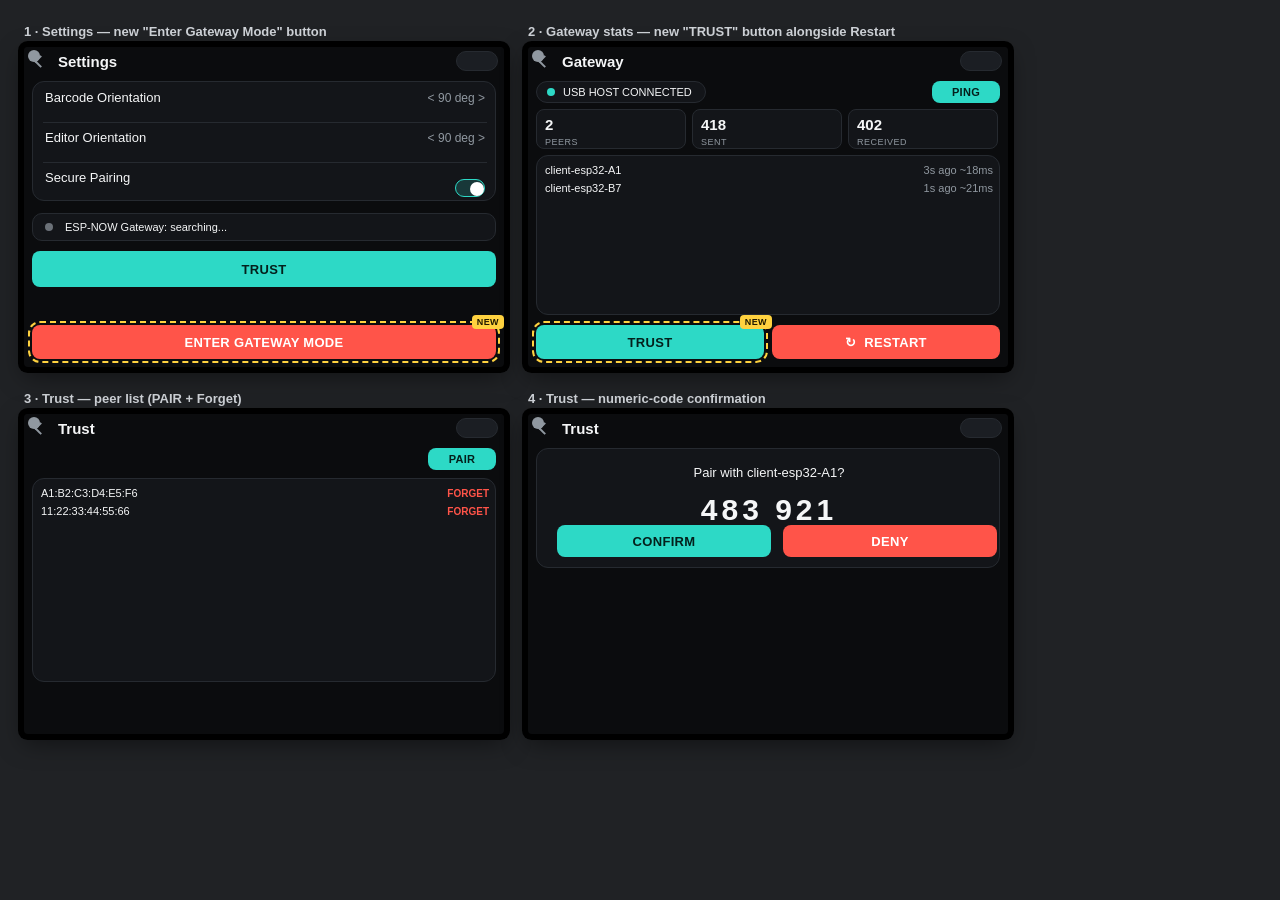
<file: design/mockups/gateway-pairing-mockups.html>
<!doctype html>
<html>
<head>
<meta charset="utf-8">
<title>Gateway Mode + Pairing mockups</title>
<style>
  :root {
    --bg: #0B0C0E;
    --surface: #131519;
    --surfaceAlt: #1B1E23;
    --hairline: #262A30;
    --text: #F5F6F7;
    --textMuted: #9098A0;
    --textFaint: #6B7178;
    --accent: #2DD9C6;
    --accentText: #04201C;
    --danger: #FF5449;
  }
  html, body {
    margin: 0;
    background: #202225;
    font-family: -apple-system, Segoe UI, Roboto, Arial, sans-serif;
  }
  body { padding: 24px; display: flex; flex-wrap: wrap; gap: 24px; align-items: flex-start; }
  .frame-wrap { display: flex; flex-direction: column; gap: 8px; }
  .frame-label { color: #cfd3d8; font-size: 13px; font-weight: 600; }
  .frame {
    position: relative;
    width: 480px;
    height: 320px;
    background: var(--bg);
    border-radius: 4px;
    box-shadow: 0 0 0 6px #000, 0 8px 24px rgba(0,0,0,.5);
    overflow: hidden;
  }
  .frame * { box-sizing: border-box; }
  .positioned, .subheader, .card, .row, .hline, .switch, .btn, .badge-new, .pill, .tile, .peer-row, .code {
    position: absolute;
  }
  .subheader {
    left: 0; top: 0; width: 480px; height: 28px; background: var(--bg);
    display: flex; align-items: center;
  }
  .subheader .back {
    position: static; width: 24px; height: 24px; margin-left: 4px;
    display:flex; align-items:center; justify-content:center;
  }
  .subheader .back::before {
    content: ""; display: block; width: 7px; height: 7px;
    border-left: 2px solid var(--textMuted); border-bottom: 2px solid var(--textMuted);
    transform: rotate(45deg);
  }
  .subheader .title { position: static; margin-left: 6px; color: var(--text); font-size: 15px; font-weight: 600; }
  .subheader .toggle { position: static; margin-left: auto; margin-right: 6px; width: 42px; height: 20px; border-radius: 10px; background: var(--surfaceAlt); border: 1px solid var(--hairline); }
  .subheader .toggle .knob { position: absolute; left: 4px; top: 3px; width: 12px; height: 12px; border-radius: 50%; background: var(--textMuted); }

  .card { background: var(--surface); border: 1px solid var(--hairline); border-radius: 12px; }
  .row { left: 12px; width: 440px; display: flex; align-items: center; justify-content: space-between; color: var(--text); font-size: 13px; }
  .row .label { color: var(--text); }
  .row .value { color: var(--textMuted); font-size: 12px; }
  .hline { left: 10px; width: 444px; height: 1px; background: var(--hairline); }

  .switch { width: 30px; height: 18px; border-radius: 9px; }
  .switch.on { background: rgba(45,217,198,.18); border: 1px solid var(--accent); }
  .switch.off { background: var(--surface); border: 1px solid var(--hairline); }
  .switch .knob { position: absolute; top: 2px; width: 14px; height: 14px; border-radius: 50%; }
  .switch.on .knob { left: 14px; background: #fff; }
  .switch.off .knob { left: 2px; background: var(--textMuted); }

  .btn { border-radius: 8px; display: flex; align-items: center; justify-content: center; font-size: 13px; font-weight: 700; letter-spacing: .3px; }
  .btn.accent { background: var(--accent); color: var(--accentText); }
  .btn.danger { background: var(--danger); color: #fff; }
  .btn.new { outline: 2px dashed #ffd23f; outline-offset: 2px; }

  .badge-new {
    right: -8px; top: -10px; background: #ffd23f; color: #201a00;
    font-size: 9px; font-weight: 800; padding: 2px 5px; border-radius: 4px; letter-spacing: .4px;
  }

  .pill { background: var(--surface); border: 1px solid var(--hairline); border-radius: 11px; display:flex; align-items:center; padding-left: 10px; color: var(--text); font-size: 11px; }
  .pill .dot { width: 8px; height: 8px; border-radius: 50%; margin-right: 8px; flex: none; }
  .dot.ok { background: var(--accent); }
  .dot.bad { background: var(--danger); }

  .tile { background: var(--surface); border: 1px solid var(--hairline); border-radius: 8px; padding: 6px 8px; display: flex; flex-direction: column; }
  .tile .num { color: var(--text); font-size: 15px; font-weight: 700; }
  .tile .cap { color: var(--textMuted); font-size: 9px; letter-spacing: .5px; margin-top: 4px; }

  .peer-row { left: 8px; width: 448px; display:flex; align-items:center; justify-content: space-between; color: var(--text); font-size: 11px; }
  .peer-row .fp { color: var(--text); }
  .peer-row .meta { color: var(--textMuted); }
  .peer-row .forget { color: var(--danger); font-size: 10px; font-weight: 700; }

  .code { color: var(--text); font-size: 30px; font-weight: 700; letter-spacing: 4px; font-variant-numeric: tabular-nums; text-align: center; }
</style>
</head>
<body>

<!-- 1: Settings screen, client mode, showing the new "Enter Gateway Mode" button -->
<div class="frame-wrap">
  <div class="frame-label">1 &middot; Settings &mdash; new &quot;Enter Gateway Mode&quot; button</div>
  <div class="frame" id="frame-settings">
    <div class="subheader">
      <div class="back"></div>
      <div class="title">Settings</div>
      <div class="toggle off"><div class="knob"></div></div>
    </div>

    <div class="card" style="left:8px; top:34px; width:464px; height:120px;">
      <div class="hline" style="left:10px; top:40px;"></div>
      <div class="hline" style="left:10px; top:80px;"></div>
      <div class="row" style="top:8px;"><span class="label">Barcode Orientation</span><span class="value">&lt;  90 deg  &gt;</span></div>
      <div class="row" style="top:48px;"><span class="label">Editor Orientation</span><span class="value">&lt;  90 deg  &gt;</span></div>
      <div class="row" style="top:88px;"><span class="label">Secure Pairing</span></div>
      <div class="switch on" style="left:422px; top:97px;"><div class="knob"></div></div>
    </div>

    <div style="position:absolute; left:8px; top:166px; width:464px; height:28px; background:var(--surface); border:1px solid var(--hairline); border-radius:10px; display:flex; align-items:center; padding-left:12px; color:var(--text); font-size:11px;">
      <span style="width:8px; height:8px; border-radius:50%; background:var(--textFaint); margin-right:12px; flex:none;"></span>
      ESP-NOW Gateway: searching...
    </div>

    <div class="btn accent" style="left:8px; top:204px; width:464px; height:36px;">TRUST</div>

    <div style="position:absolute; left:8px; top:278px; width:464px; height:34px;">
      <div class="btn danger new" style="left:0; top:0; width:464px; height:34px;">ENTER GATEWAY MODE</div>
      <div class="badge-new">NEW</div>
    </div>
  </div>
</div>

<!-- 2: Gateway stats screen, showing the new split TRUST / RESTART footer -->
<div class="frame-wrap">
  <div class="frame-label">2 &middot; Gateway stats &mdash; new &quot;TRUST&quot; button alongside Restart</div>
  <div class="frame" id="frame-gateway">
    <div class="subheader">
      <div class="back"></div>
      <div class="title">Gateway</div>
      <div class="toggle off"><div class="knob"></div></div>
    </div>

    <div class="pill" style="left:8px; top:34px; width:170px; height:22px;"><span class="dot ok"></span>USB HOST CONNECTED</div>
    <div class="btn accent" style="left:404px; top:34px; width:68px; height:22px; font-size:11px;">PING</div>

    <div class="tile" style="left:8px; top:62px; width:150px; height:40px;"><div class="num">2</div><div class="cap">PEERS</div></div>
    <div class="tile" style="left:164px; top:62px; width:150px; height:40px;"><div class="num">418</div><div class="cap">SENT</div></div>
    <div class="tile" style="left:320px; top:62px; width:150px; height:40px;"><div class="num">402</div><div class="cap">RECEIVED</div></div>

    <div class="card" style="left:8px; top:108px; width:464px; height:160px;">
      <div class="peer-row" style="top:8px;"><span class="fp">client-esp32-A1</span><span class="meta">3s ago ~18ms</span></div>
      <div class="peer-row" style="top:26px;"><span class="fp">client-esp32-B7</span><span class="meta">1s ago ~21ms</span></div>
    </div>

    <div style="position:absolute; left:8px; top:278px; width:228px; height:34px;">
      <div class="btn accent new" style="left:0; top:0; width:228px; height:34px;">TRUST</div>
      <div class="badge-new">NEW</div>
    </div>
    <div class="btn danger" style="left:244px; top:278px; width:228px; height:34px;">&#8635;&nbsp;&nbsp;RESTART</div>
  </div>
</div>

<!-- 3: Trust screen, idle list mode (reachable from both Settings and now Gateway) -->
<div class="frame-wrap">
  <div class="frame-label">3 &middot; Trust &mdash; peer list (PAIR + Forget)</div>
  <div class="frame" id="frame-trust-list">
    <div class="subheader">
      <div class="back"></div>
      <div class="title">Trust</div>
      <div class="toggle off"><div class="knob"></div></div>
    </div>

    <div class="btn accent" style="left:404px; top:34px; width:68px; height:22px; font-size:11px;">PAIR</div>

    <div class="card" style="left:8px; top:64px; width:464px; height:204px;">
      <div class="peer-row" style="top:8px;"><span class="fp">A1:B2:C3:D4:E5:F6</span><span class="forget">FORGET</span></div>
      <div class="peer-row" style="top:26px;"><span class="fp">11:22:33:44:55:66</span><span class="forget">FORGET</span></div>
    </div>
  </div>
</div>

<!-- 4: Trust screen, pairing confirmation overlay -->
<div class="frame-wrap">
  <div class="frame-label">4 &middot; Trust &mdash; numeric-code confirmation</div>
  <div class="frame" id="frame-trust-confirm">
    <div class="subheader">
      <div class="back"></div>
      <div class="title">Trust</div>
      <div class="toggle off"><div class="knob"></div></div>
    </div>

    <div class="card" style="left:8px; top:34px; width:464px; height:120px;">
      <div style="position:absolute; left:0; top:16px; width:464px; text-align:center; color:var(--text); font-size:13px;">Pair with client-esp32-A1?</div>
      <div class="code" style="left:0; top:44px; width:464px; text-align:center;">483 921</div>
      <div class="btn accent" style="left:20px; top:76px; width:214px; height:32px;">CONFIRM</div>
      <div class="btn danger" style="left:246px; top:76px; width:214px; height:32px;">DENY</div>
    </div>
  </div>
</div>

</body>
</html>
</file>
